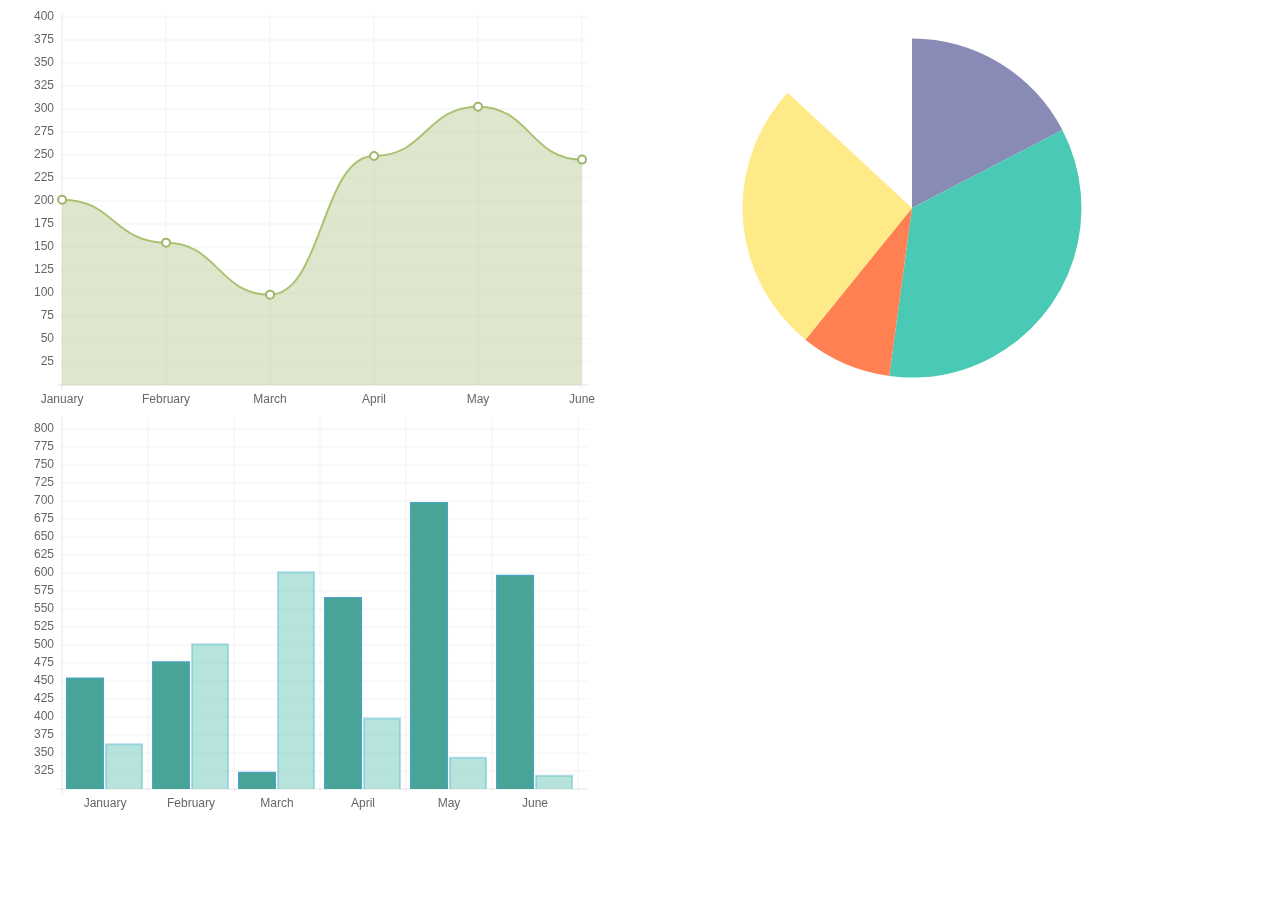
<file: chart-test.html>
<!DOCTYPE html>
<html lang="en">
    <head>
        <meta charset="utf-8" />
        <title>Chart.js demo</title>
        <!-- import plugin script -->
        <script src='Chart.min.js'></script>
    </head>
    <body>
        <!-- line chart canvas element -->
        <canvas id="buyers" width="600" height="400"></canvas>
        <!-- pie chart canvas element -->
        <canvas id="countries" width="600" height="400"></canvas>
        <!-- bar chart canvas element -->
        <canvas id="income" width="600" height="400"></canvas>
        <script>
            // line chart data
            var buyerData = {
                labels : ["January","February","March","April","May","June"],
                datasets : [
                {
                    fillColor : "rgba(172,194,132,0.4)",
                    strokeColor : "#ACC26D",
                    pointColor : "#fff",
                    pointStrokeColor : "#9DB86D",
                    data : [203,156,99,251,305,247]
                }
            ]
            }
            // get line chart canvas
            var buyers = document.getElementById('buyers').getContext('2d');
            // draw line chart
            new Chart(buyers).Line(buyerData);
            // pie chart data
            var pieData = [
                {
                    value: 20,
                    color:"#878BB6"
                },
                {
                    value : 40,
                    color : "#4ACAB4"
                },
                {
                    value : 10,
                    color : "#FF8153"
                },
                {
                    value : 30,
                    color : "#FFEA88"
                }
            ];
            // pie chart options
            var pieOptions = {
                 segmentShowStroke : false,
                 animateScale : true
            }
            // get pie chart canvas
            var countries= document.getElementById("countries").getContext("2d");
            // draw pie chart
            new Chart(countries).Pie(pieData, pieOptions);
            // bar chart data
            var barData = {
                labels : ["January","February","March","April","May","June"],
                datasets : [
                    {
                        fillColor : "#48A497",
                        strokeColor : "#48A4D1",
                        data : [456,479,324,569,702,600]
                    },
                    {
                        fillColor : "rgba(73,188,170,0.4)",
                        strokeColor : "rgba(72,174,209,0.4)",
                        data : [364,504,605,400,345,320]
                    }
                ]
            }
            // get bar chart canvas
            var income = document.getElementById("income").getContext("2d");
            // draw bar chart
            new Chart(income).Bar(barData);
        </script>
    </body>
</html>
</file>
